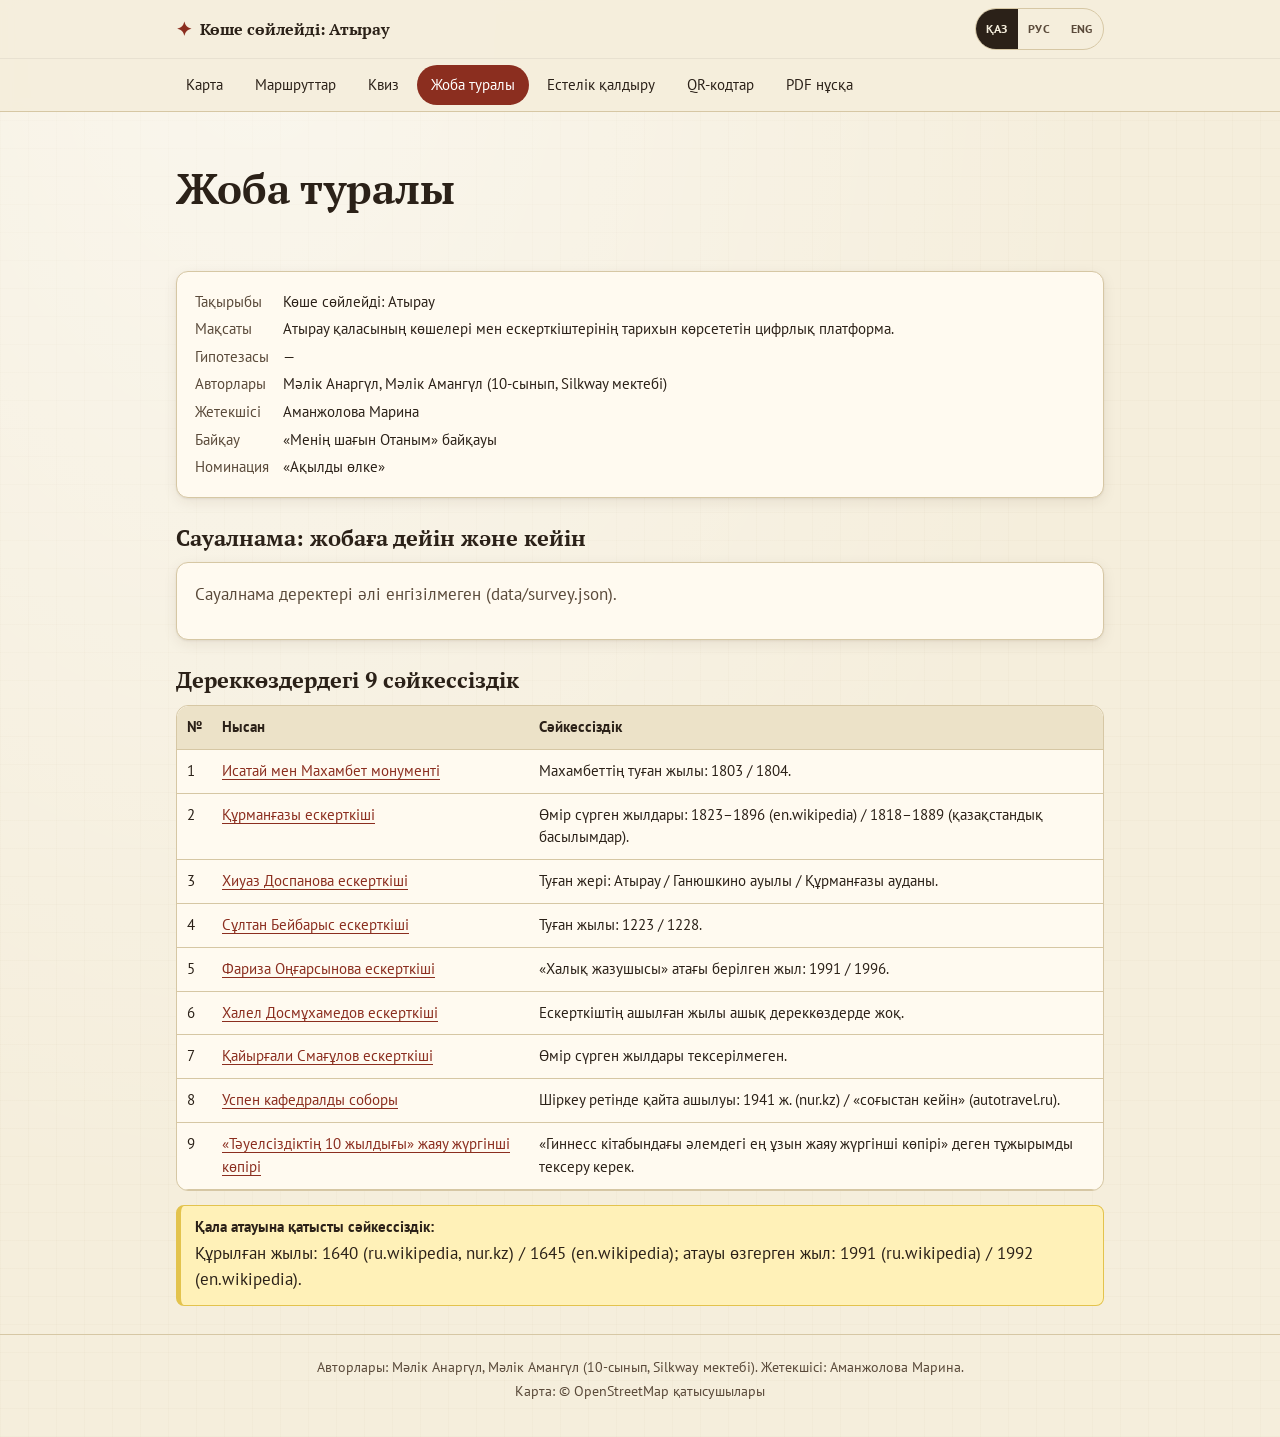
<file: about.html>
<!doctype html>
<html lang="kk">
<head>
  <meta charset="utf-8">
  <title>Жоба туралы · Көше сөйлейді: Атырау</title>
  <meta name="viewport" content="width=device-width, initial-scale=1, viewport-fit=cover">
  <meta name="theme-color" content="#f5eedc">
  <link rel="icon" href="favicon.svg" type="image/svg+xml">
  <link rel="preconnect" href="https://fonts.googleapis.com">
  <link rel="preconnect" href="https://fonts.gstatic.com" crossorigin>
  <link href="https://fonts.googleapis.com/css2?family=PT+Sans:ital,wght@0,400;0,700;1,400&family=PT+Serif:ital,wght@0,400;0,700;1,400&display=swap&subset=cyrillic-ext" rel="stylesheet">
  <link rel="stylesheet" href="css/style.css">
</head>
<body data-page="about" data-title="aboutTitle">
  <main class="wrap" id="main"><p class="muted" data-t="loading"></p></main>
  <script src="config.js"></script>
  <script src="js/i18n.js"></script>
  <script src="js/common.js"></script>
  <script src="js/about.js"></script>
</body>
</html>
</file>
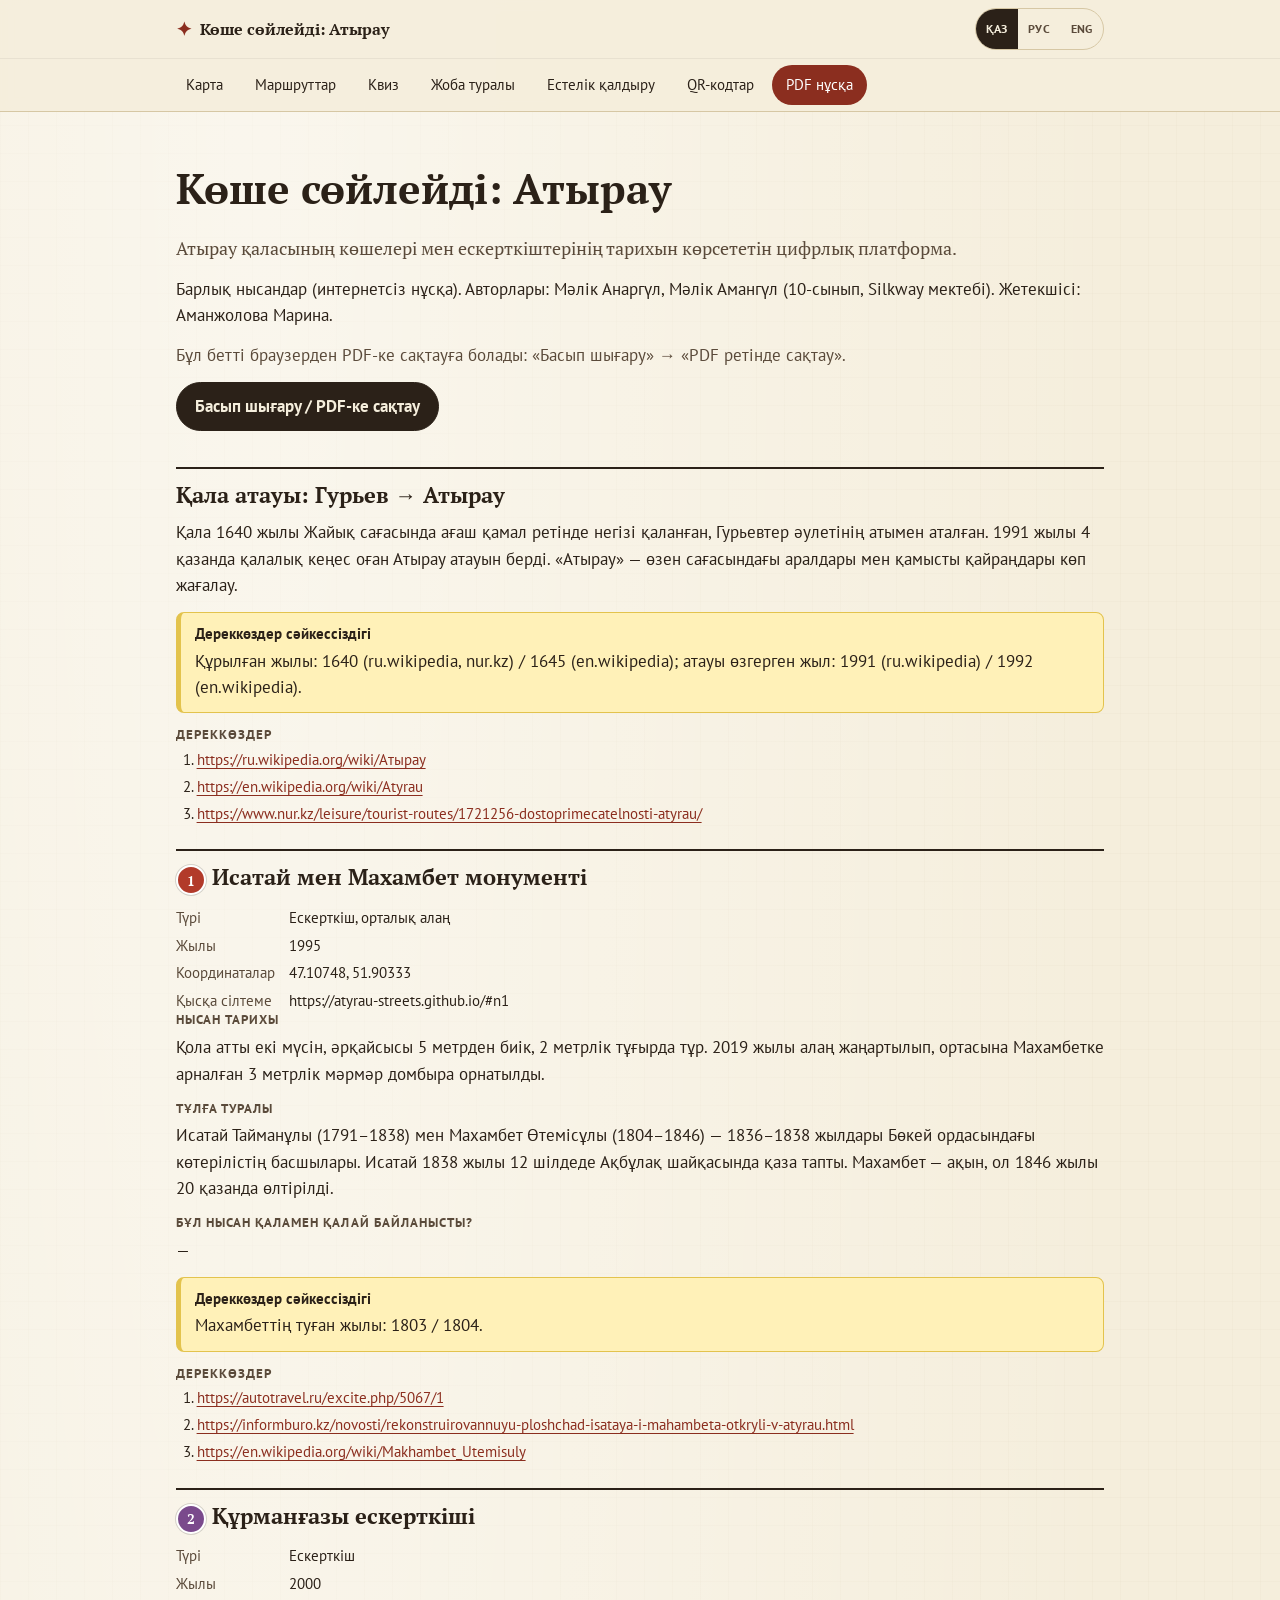
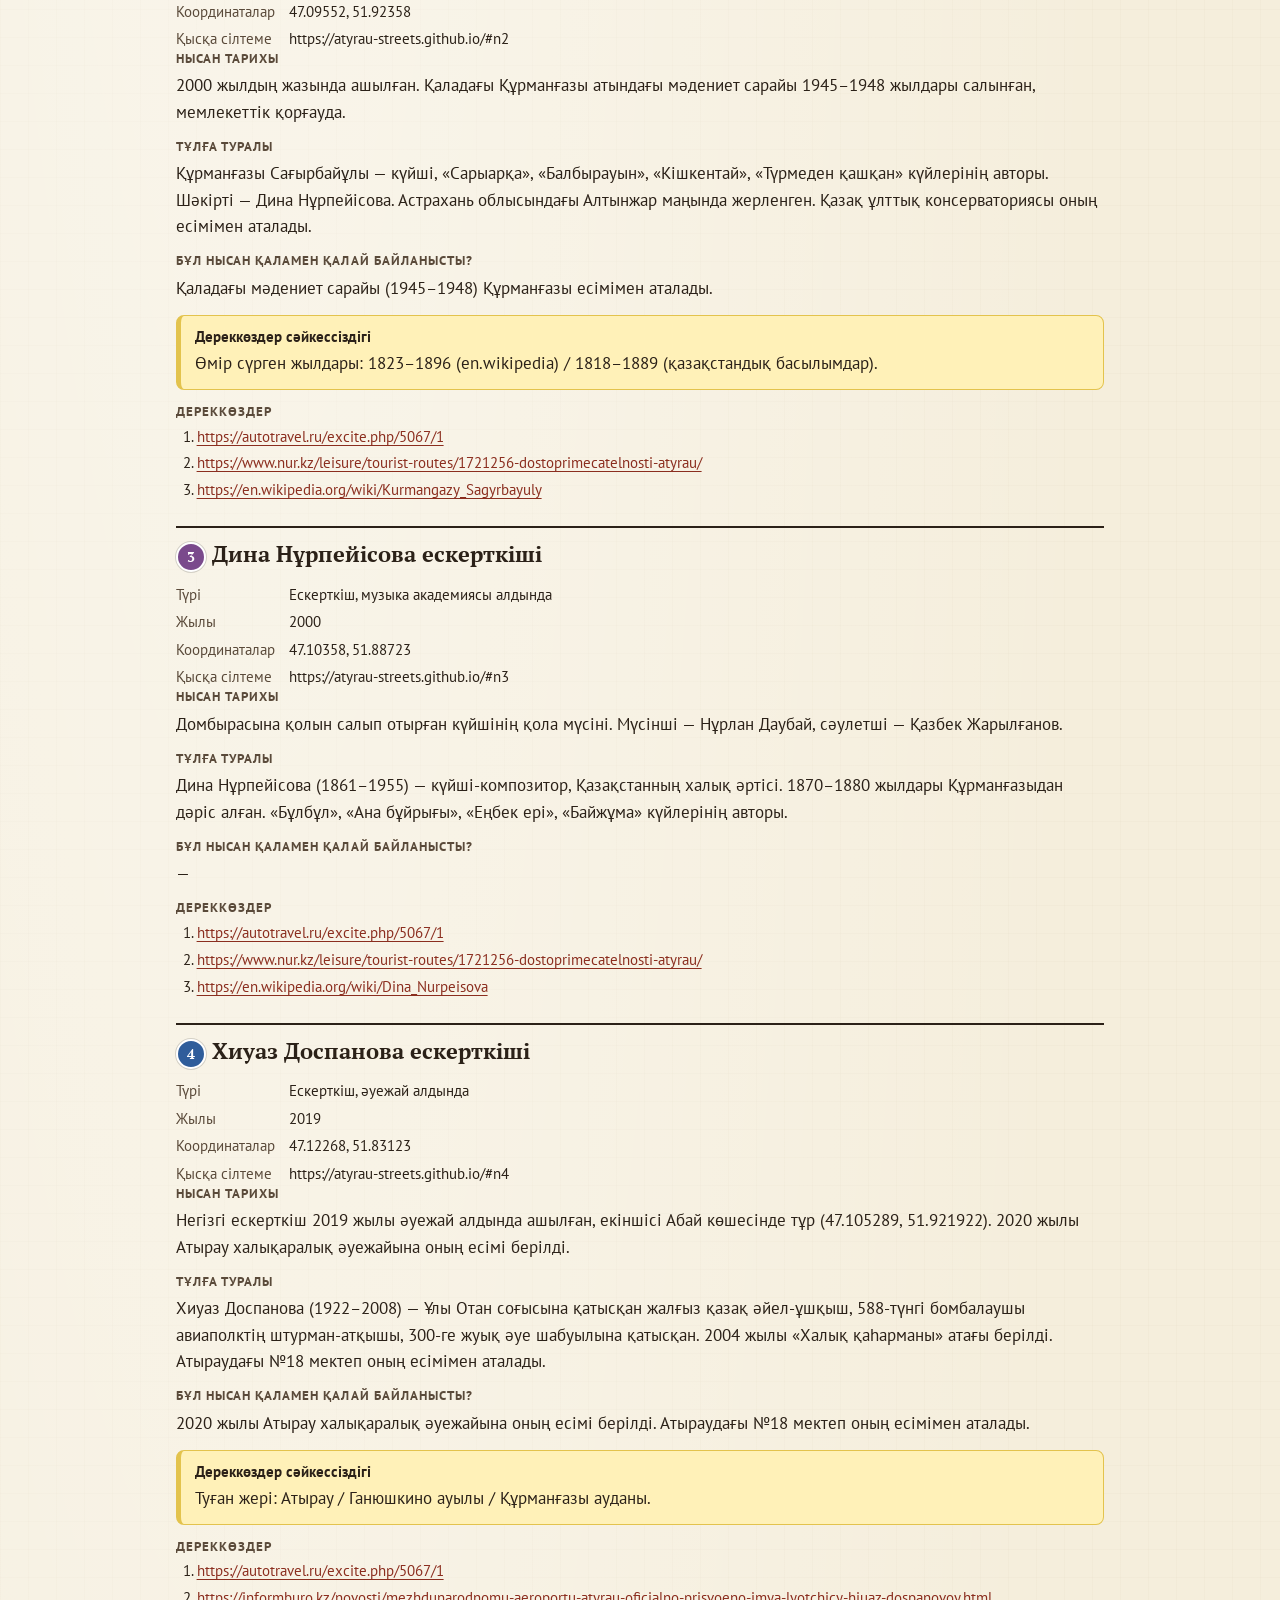
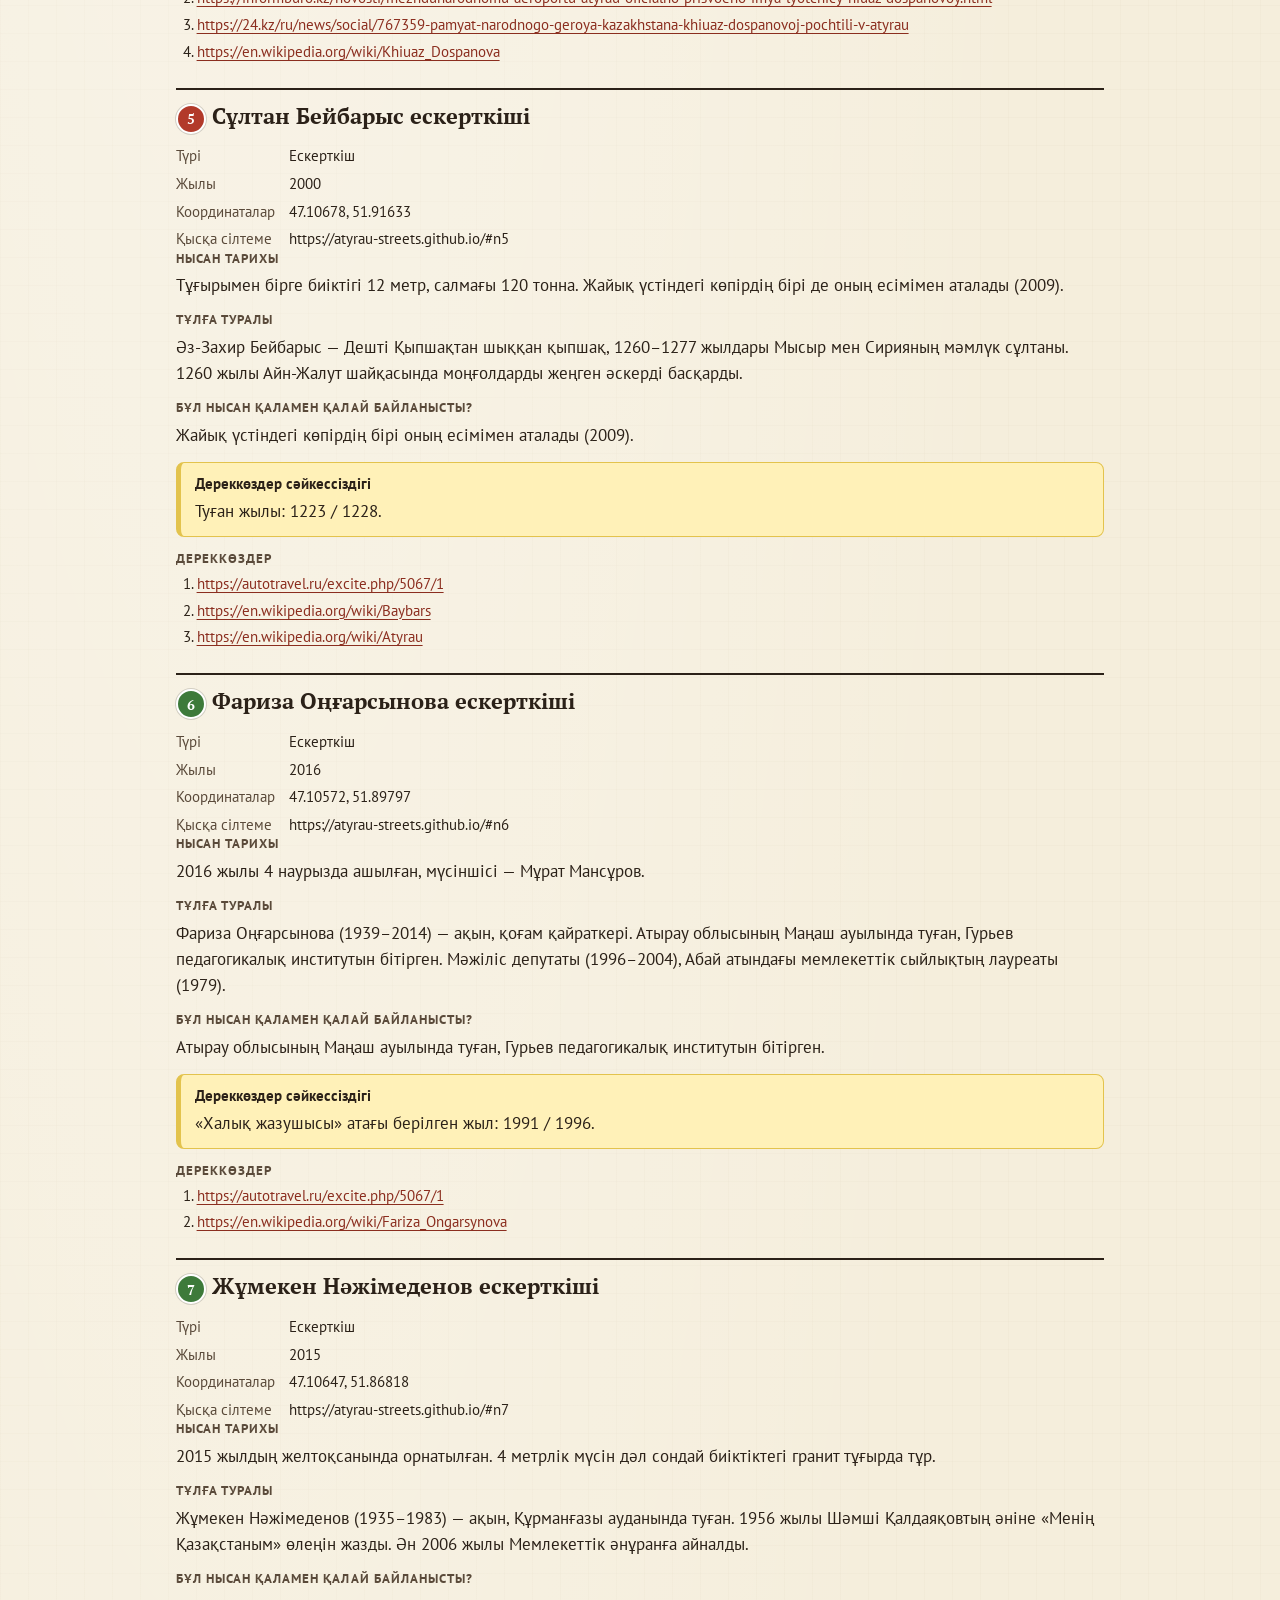
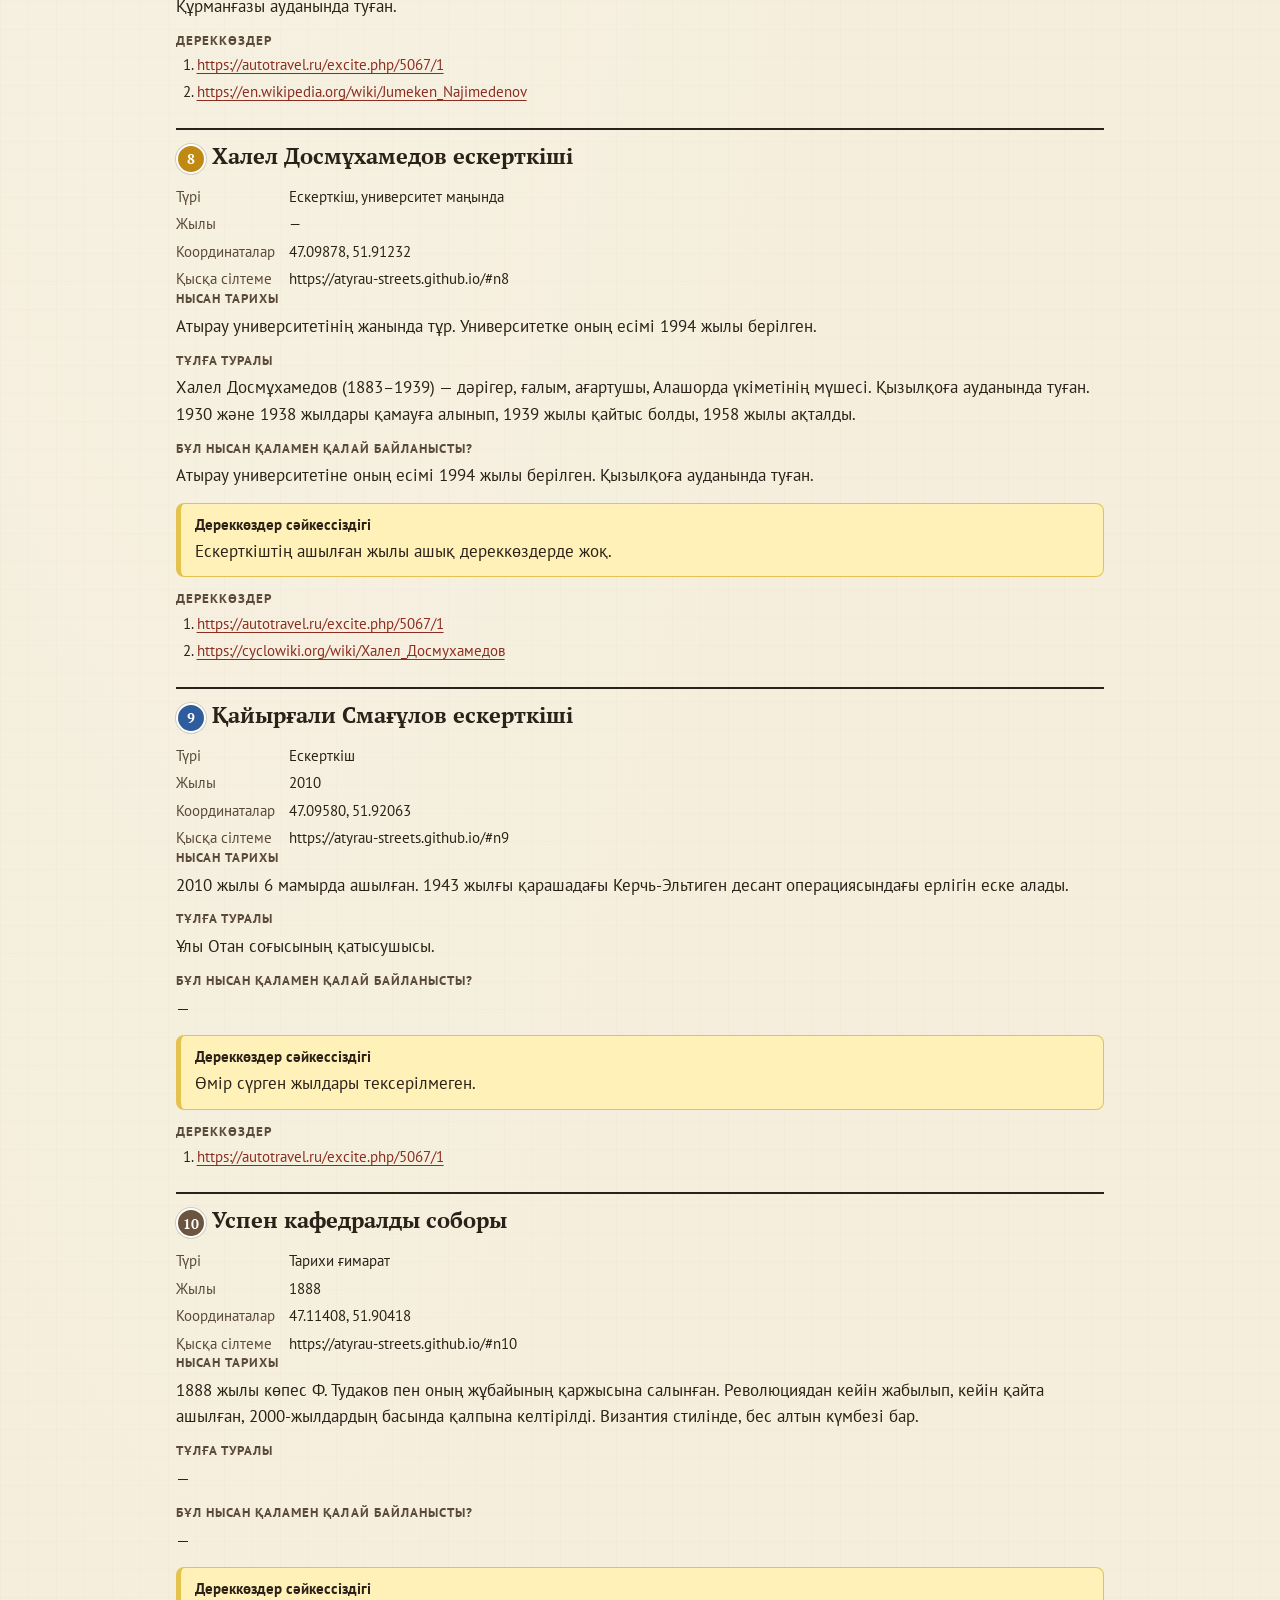
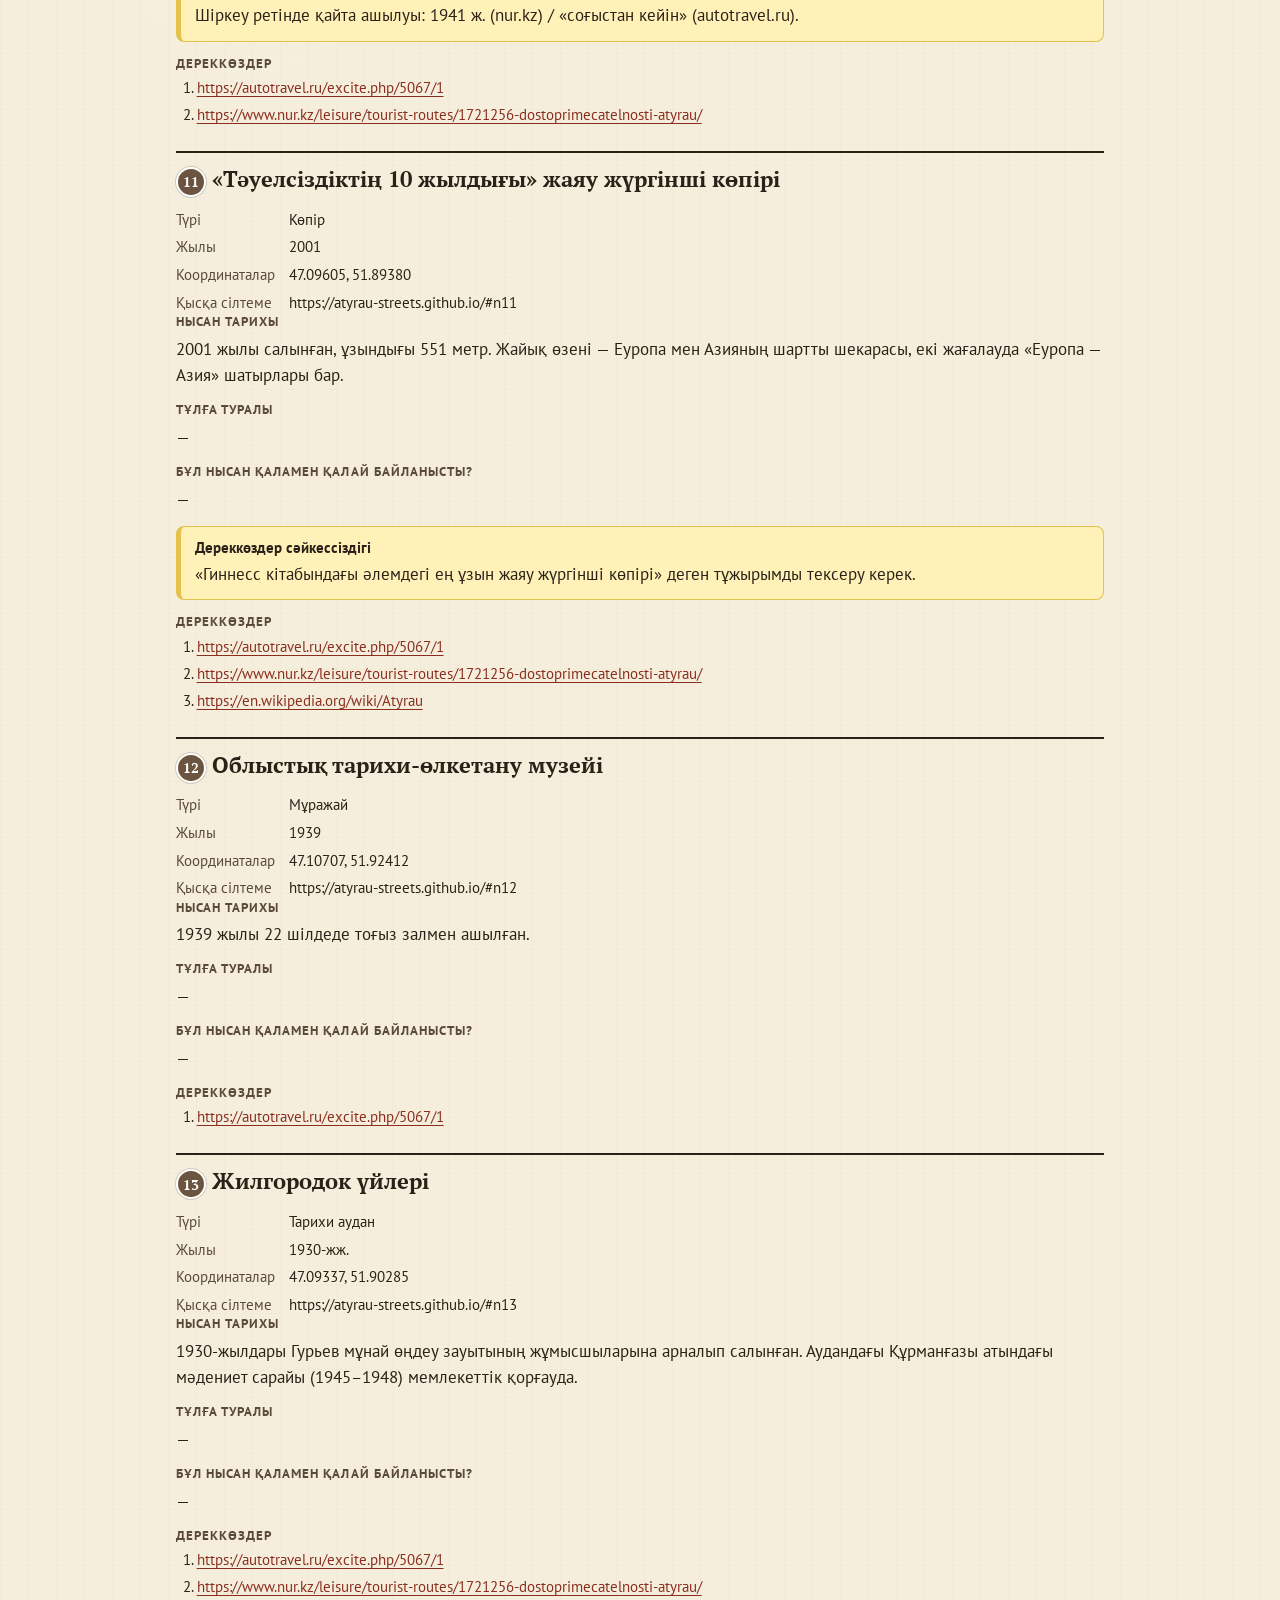
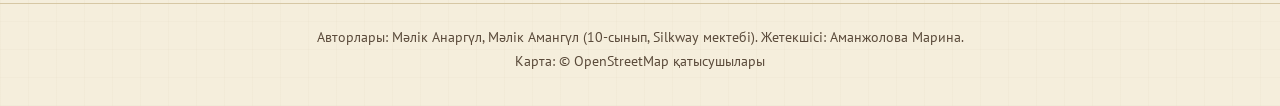
<file: print.html>
<!doctype html>
<html lang="kk">
<head>
  <meta charset="utf-8">
  <title>PDF нұсқа · Көше сөйлейді: Атырау</title>
  <meta name="viewport" content="width=device-width, initial-scale=1, viewport-fit=cover">
  <meta name="theme-color" content="#f5eedc">
  <link rel="icon" href="favicon.svg" type="image/svg+xml">
  <link rel="preconnect" href="https://fonts.googleapis.com">
  <link rel="preconnect" href="https://fonts.gstatic.com" crossorigin>
  <link href="https://fonts.googleapis.com/css2?family=PT+Sans:ital,wght@0,400;0,700;1,400&family=PT+Serif:ital,wght@0,400;0,700;1,400&display=swap&subset=cyrillic-ext" rel="stylesheet">
  <link rel="stylesheet" href="css/style.css">
</head>
<body data-page="print" data-title="navPrint">
  <main class="wrap" id="main"><p class="muted" data-t="loading"></p></main>
  <script src="config.js"></script>
  <script src="js/i18n.js"></script>
  <script src="js/common.js"></script>
  <script src="js/print.js"></script>
</body>
</html>
</file>
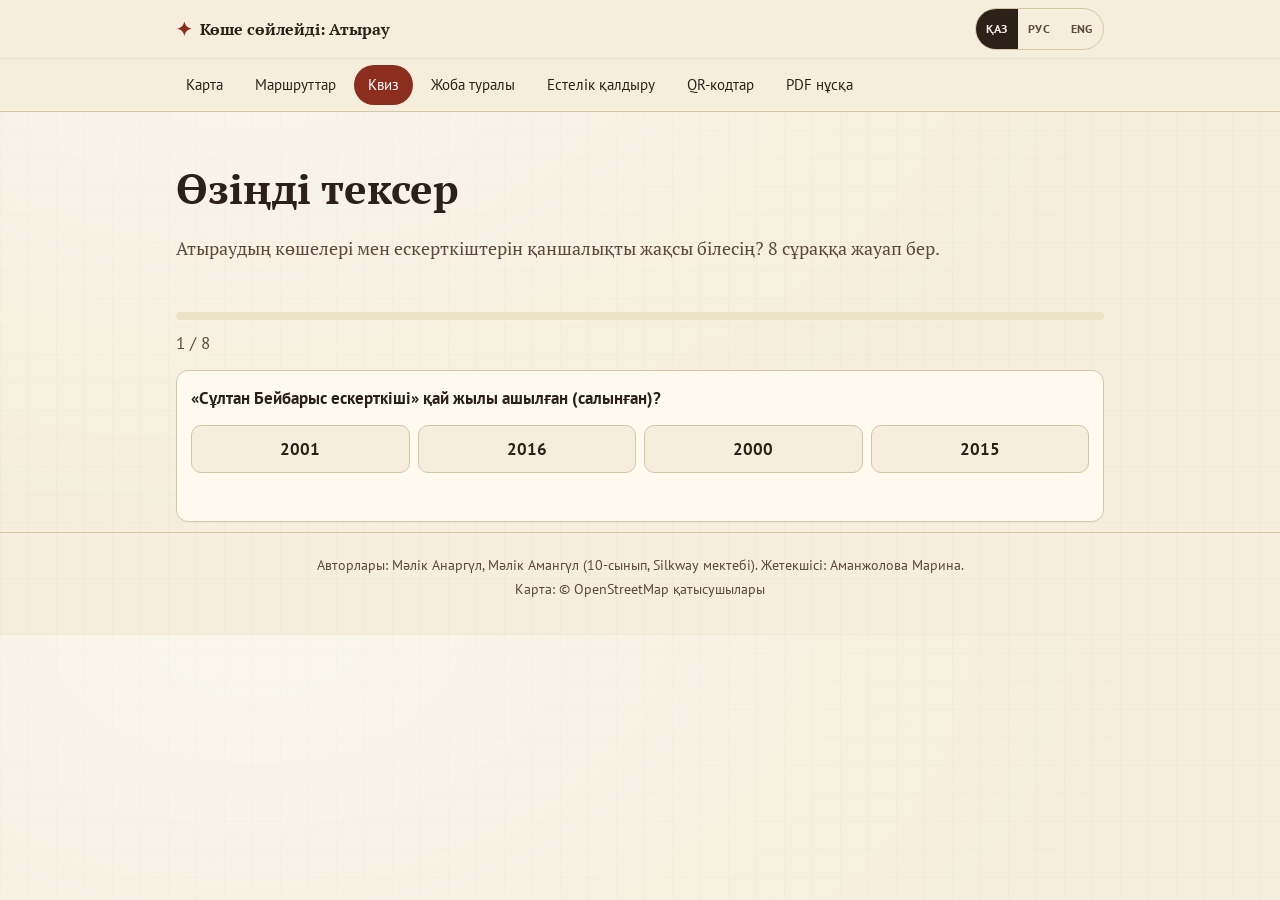
<file: quiz.html>
<!doctype html>
<html lang="kk">
<head>
  <meta charset="utf-8">
  <title>Квиз · Көше сөйлейді: Атырау</title>
  <meta name="viewport" content="width=device-width, initial-scale=1, viewport-fit=cover">
  <meta name="theme-color" content="#f5eedc">
  <link rel="icon" href="favicon.svg" type="image/svg+xml">
  <link rel="preconnect" href="https://fonts.googleapis.com">
  <link rel="preconnect" href="https://fonts.gstatic.com" crossorigin>
  <link href="https://fonts.googleapis.com/css2?family=PT+Sans:ital,wght@0,400;0,700;1,400&family=PT+Serif:ital,wght@0,400;0,700;1,400&display=swap&subset=cyrillic-ext" rel="stylesheet">
  <link rel="stylesheet" href="css/style.css">
</head>
<body data-page="quiz" data-title="quizTitle">
  <main class="wrap">
    <section class="hero">
      <h1 data-t="quizTitle"></h1>
      <p class="lead" data-t="quizIntro"></p>
    </section>
    <div class="progress" aria-hidden="true"><span id="quiz-bar" style="width:0"></span></div>
    <div id="quiz"></div>
  </main>
  <script src="config.js"></script>
  <script src="js/i18n.js"></script>
  <script src="js/common.js"></script>
  <script src="js/quiz.js"></script>
  <script src="js/quiz-page.js"></script>
</body>
</html>
</file>
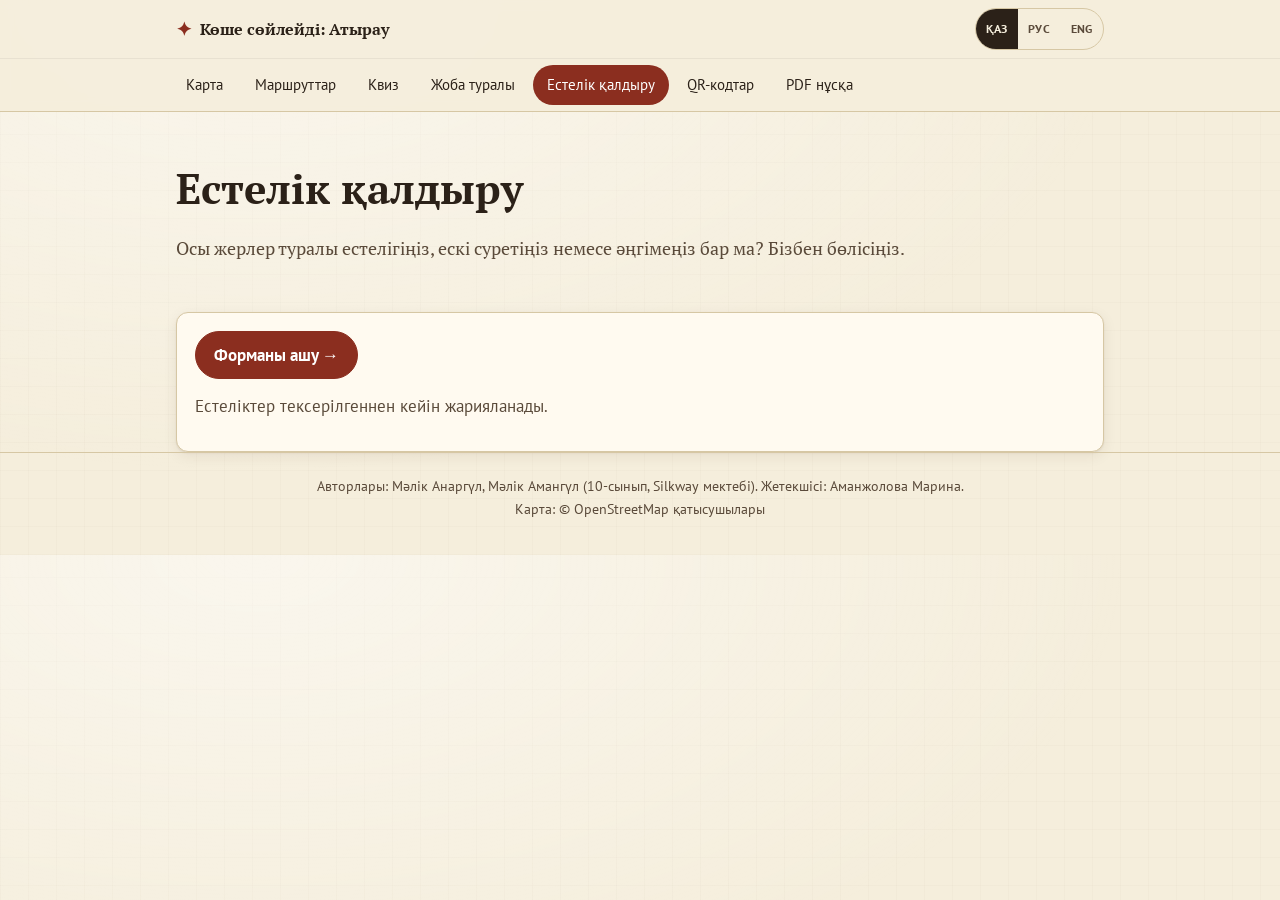
<file: share.html>
<!doctype html>
<html lang="kk">
<head>
  <meta charset="utf-8">
  <title>Естелік қалдыру · Көше сөйлейді: Атырау</title>
  <meta name="viewport" content="width=device-width, initial-scale=1, viewport-fit=cover">
  <meta name="theme-color" content="#f5eedc">
  <link rel="icon" href="favicon.svg" type="image/svg+xml">
  <link rel="preconnect" href="https://fonts.googleapis.com">
  <link rel="preconnect" href="https://fonts.gstatic.com" crossorigin>
  <link href="https://fonts.googleapis.com/css2?family=PT+Sans:ital,wght@0,400;0,700;1,400&family=PT+Serif:ital,wght@0,400;0,700;1,400&display=swap&subset=cyrillic-ext" rel="stylesheet">
  <link rel="stylesheet" href="css/style.css">
</head>
<body data-page="share" data-title="shareTitle">
  <main class="wrap">
    <section class="hero">
      <h1 data-t="shareTitle"></h1>
      <p class="lead" data-t="shareText"></p>
    </section>
    <div class="panel">
      <p id="share-action"></p>
      <p class="muted" data-t="shareModeration"></p>
    </div>
  </main>
  <script src="config.js"></script>
  <script src="js/i18n.js"></script>
  <script src="js/common.js"></script>
  <script src="js/share.js"></script>
</body>
</html>
</file>
<file: css/style.css>
/* «Көше сөйлейді: Атырау» — тарихи карта стилі. Mobile-first. */
:root {
  --paper: #f5eedc;
  --paper-2: #ece2c8;
  --card: #fffaf0;
  --ink: #2b2118;
  --ink-2: #5a4a3a;
  --line: #d6c7a4;
  --accent: #8b2e1f;
  --accent-2: #2f5d6b;
  --warn-bg: #fff1b8;
  --warn-line: #e3c34d;
  --ok: #2f7a3a;
  --bad: #b23a2a;
  --radius: 12px;
  --shadow: 0 1px 2px rgba(60, 40, 10, .08), 0 4px 14px rgba(60, 40, 10, .08);
  --serif: "PT Serif", Georgia, "Times New Roman", serif;
  --sans: "PT Sans", "Segoe UI", Roboto, Arial, sans-serif;
}

* { box-sizing: border-box; }
html { -webkit-text-size-adjust: 100%; }
body {
  margin: 0;
  font: 17px/1.55 var(--sans);
  color: var(--ink);
  background: var(--paper);
  background-image:
    radial-gradient(ellipse at 20% 0%, rgba(255, 255, 255, .5), transparent 60%),
    repeating-linear-gradient(0deg, rgba(120, 90, 40, .025) 0 1px, transparent 1px 28px),
    repeating-linear-gradient(90deg, rgba(120, 90, 40, .025) 0 1px, transparent 1px 28px);
}
img { max-width: 100%; display: block; }
a { color: var(--accent); text-underline-offset: 3px; }
h1, h2, h3 { font-family: var(--serif); line-height: 1.2; margin: 0 0 .5em; }
h1 { font-size: 1.75rem; }
h2 { font-size: 1.35rem; }
h3 { font-size: 1.1rem; }
.h-small { font-family: var(--sans); font-size: .8rem; letter-spacing: .08em; text-transform: uppercase; color: var(--ink-2); margin: 0 0 .5em; }
p { margin: 0 0 .8em; }
button, input { font: inherit; }

.wrap { max-width: 960px; margin: 0 auto; padding: 0 16px; }
main { padding-bottom: 32px; }
section { margin: 28px 0; }

/* Header */
.site-header {
  position: sticky; top: 0; z-index: 1000;
  background: rgba(245, 238, 220, .96);
  backdrop-filter: blur(6px);
  border-bottom: 1px solid var(--line);
}
.bar { display: flex; align-items: center; justify-content: space-between; gap: 8px; padding: 8px 16px; max-width: 960px; margin: 0 auto; }
.brand { display: flex; align-items: center; gap: 8px; color: var(--ink); text-decoration: none; font-family: var(--serif); font-weight: 700; font-size: 1.02rem; line-height: 1.15; min-width: 0; }
.brand-mark { color: var(--accent); font-size: 1.2rem; }
.lang { display: flex; border: 1px solid var(--line); border-radius: 999px; overflow: hidden; flex: none; }
.lang button { border: 0; background: transparent; padding: 8px 10px; min-height: 40px; font-size: .78rem; font-weight: 700; letter-spacing: .04em; color: var(--ink-2); cursor: pointer; }
.lang button[aria-pressed="true"] { background: var(--ink); color: var(--paper); }
.nav { border-top: 1px solid rgba(0, 0, 0, .05); }
.nav-inner { display: flex; gap: 4px; overflow-x: auto; padding: 6px 12px; max-width: 960px; margin: 0 auto; scrollbar-width: none; }
.nav-inner::-webkit-scrollbar { display: none; }
.nav a { flex: none; padding: 8px 14px; min-height: 40px; display: flex; align-items: center; border-radius: 999px; color: var(--ink); text-decoration: none; font-size: .92rem; white-space: nowrap; }
.nav a[aria-current="page"] { background: var(--accent); color: #fff; }

.site-footer { border-top: 1px solid var(--line); padding: 20px 16px 32px; color: var(--ink-2); font-size: .85rem; text-align: center; }
.site-footer p { margin: .2em 0; }

/* Hero */
.hero { padding: 24px 0 8px; }
.kicker { font-size: .78rem; letter-spacing: .08em; text-transform: uppercase; color: var(--accent); font-weight: 700; margin-bottom: 6px; }
.hero h1 { font-size: 2rem; }
.lead { font-size: 1.1rem; color: var(--ink-2); font-family: var(--serif); }

/* Buttons */
.btn {
  display: inline-flex; align-items: center; justify-content: center; gap: 8px;
  min-height: 48px; padding: 10px 18px; border-radius: 999px;
  border: 1.5px solid var(--ink); background: var(--ink); color: var(--paper);
  font-weight: 700; text-decoration: none; cursor: pointer; text-align: center;
}
.btn.secondary { background: transparent; color: var(--ink); }
.btn.accent { background: var(--accent); border-color: var(--accent); color: #fff; }
.btn[disabled], .btn.disabled { opacity: .5; pointer-events: none; }
.btn-row { display: flex; flex-wrap: wrap; gap: 10px; }
.btn-row .btn { flex: 1 1 auto; }

/* Search */
.search { position: relative; margin: 16px 0 4px; }
.search input {
  width: 100%; min-height: 52px; padding: 12px 16px 12px 46px;
  border: 1.5px solid var(--line); border-radius: 999px; background: var(--card); color: var(--ink);
  font-size: 1rem;
}
.search input:focus { outline: none; border-color: var(--accent-2); box-shadow: 0 0 0 3px rgba(47, 93, 107, .18); }
.search svg { position: absolute; left: 16px; top: 15px; width: 22px; height: 22px; color: var(--ink-2); }
.search ul { position: absolute; left: 0; right: 0; top: calc(100% + 6px); z-index: 1200; list-style: none; margin: 0; padding: 6px; background: var(--card); border: 1px solid var(--line); border-radius: var(--radius); box-shadow: var(--shadow); max-height: 60vh; overflow: auto; }
.search li a { display: flex; gap: 10px; align-items: flex-start; padding: 10px; border-radius: 8px; color: var(--ink); text-decoration: none; }
.search li[aria-selected="true"] a, .search li a:hover { background: var(--paper-2); }
.search .sr-text { display: flex; flex-direction: column; }
.search small { color: var(--ink-2); }
.sr-empty { padding: 10px; color: var(--ink-2); }
.dot { width: 12px; height: 12px; border-radius: 50%; flex: none; margin-top: 6px; border: 2px solid #fff; box-shadow: 0 0 0 1px rgba(0, 0, 0, .2); }

/* Map */
.map { height: 62vh; min-height: 320px; max-height: 620px; border-radius: var(--radius); border: 1px solid var(--line); box-shadow: var(--shadow); background: var(--paper-2); }
.map.small { height: 240px; min-height: 0; }
.leaflet-container { font: inherit; }
.leaflet-tile-pane { filter: sepia(.35) saturate(.85) contrast(.98); }
.num-marker {
  display: flex; align-items: center; justify-content: center;
  width: 34px; height: 34px; border-radius: 50%;
  color: #fff; font: 700 15px/1 var(--sans);
  border: 2.5px solid #fff; box-shadow: 0 2px 6px rgba(0, 0, 0, .35);
}
.num-marker.small { width: 26px; height: 26px; font-size: 12px; }
.num-marker.me { background: #1a73e8; width: 22px; height: 22px; box-shadow: 0 0 0 8px rgba(26, 115, 232, .2); }
.leaflet-popup-content-wrapper { border-radius: 10px; background: var(--card); }
.leaflet-popup-content { margin: 12px 14px; font-size: .95rem; line-height: 1.45; }
.popup strong { font-family: var(--serif); font-size: 1.02rem; display: block; margin-bottom: 4px; }
.popup p { margin: 4px 0; }
.popup-link { display: inline-block; margin-top: 6px; font-weight: 700; padding: 6px 0; }
.map-hint { font-size: .88rem; color: var(--ink-2); margin: 8px 0 0; }

.legend { display: flex; gap: 6px; margin: 10px -16px; padding: 0 16px 4px; overflow-x: auto; scrollbar-width: none; }
.legend::-webkit-scrollbar { display: none; }
.legend button { flex: none; white-space: nowrap; }
@media (min-width: 640px) { .legend { flex-wrap: wrap; margin: 10px 0; padding: 0; } }
.legend button {
  display: inline-flex; align-items: center; gap: 6px; padding: 6px 12px; min-height: 40px;
  border: 1px solid var(--line); border-radius: 999px; background: var(--card); color: var(--ink); cursor: pointer; font-size: .88rem;
}
.legend button[aria-pressed="false"] { opacity: .45; }
.legend .dot { margin-top: 0; }

.near { margin-top: 12px; }
.near-panel { margin-top: 12px; background: var(--card); border: 1px solid var(--line); border-radius: var(--radius); padding: 14px; }
.near-panel ol { margin: 0; padding: 0; list-style: none; }
.near-panel li { padding: 10px 0; border-top: 1px dashed var(--line); }
.near-panel li:first-child { border-top: 0; }
.near-panel .dist { color: var(--ink-2); font-size: .88rem; }

/* Cards list */
.cards { list-style: none; margin: 0; padding: 0; display: grid; gap: 12px; }
.card {
  display: flex; gap: 12px; padding: 14px; background: var(--card); border: 1px solid var(--line);
  border-radius: var(--radius); color: var(--ink); text-decoration: none; box-shadow: var(--shadow);
}
.card:hover { border-color: var(--ink-2); }
.card .num { flex: none; }
.card h3 { margin: 0 0 2px; font-size: 1.05rem; }
.card .meta { font-size: .85rem; color: var(--ink-2); margin-bottom: 4px; }
.card p { font-size: .93rem; margin: 0; color: var(--ink-2); }
.num-badge { display: inline-flex; align-items: center; justify-content: center; width: 34px; height: 34px; border-radius: 50%; color: #fff; font-weight: 700; border: 2px solid #fff; box-shadow: 0 0 0 1px rgba(0, 0, 0, .15); }

/* Panels */
.panel { background: var(--card); border: 1px solid var(--line); border-radius: var(--radius); padding: 18px; box-shadow: var(--shadow); }
.panel.city { background: linear-gradient(135deg, #fffaf0, #f3e7c9); }
.city-names { display: flex; align-items: center; gap: 10px; flex-wrap: wrap; font-family: var(--serif); font-size: 1.6rem; margin-bottom: 10px; }
.city-names .old { color: var(--ink-2); text-decoration: line-through; text-decoration-thickness: 1px; }
.city-names .arrow { color: var(--accent); }
.warn { background: var(--warn-bg); border: 1px solid var(--warn-line); border-left-width: 5px; border-radius: 8px; padding: 12px 14px; margin: 14px 0; }
.warn h2, .warn h3 { font-family: var(--sans); font-size: .95rem; margin: 0 0 4px; }
.warn p { margin: 0; }
.lang-note { font-size: .88rem; background: var(--paper-2); border-radius: 8px; padding: 8px 12px; color: var(--ink-2); }
.error { background: #fde3dc; border: 1px solid #e7a597; border-radius: 8px; padding: 12px; }
.muted { color: var(--ink-2); }

/* Timeline */
.timeline { list-style: none; margin: 0; padding: 0 0 0 18px; border-left: 2px solid var(--line); }
.timeline li { position: relative; padding: 0 0 14px 12px; }
.timeline li::before { content: ""; position: absolute; left: -26px; top: 6px; width: 12px; height: 12px; border-radius: 50%; background: var(--accent); border: 2px solid var(--paper); }
.timeline .yr { font-weight: 700; font-family: var(--serif); }

/* Sources */
.sources { padding-left: 1.4em; margin: 0; font-size: .92rem; }
.sources li { margin: 4px 0; word-break: break-word; }

/* Object page */
.obj-head { padding: 20px 0 8px; }
.chips { display: flex; flex-wrap: wrap; gap: 6px; margin-bottom: 10px; }
.chip { display: inline-flex; align-items: center; gap: 6px; padding: 4px 10px; border-radius: 999px; background: var(--paper-2); font-size: .85rem; color: var(--ink); }
.chip .dot { margin: 0; width: 10px; height: 10px; }
.photo { position: relative; margin: 0; aspect-ratio: 4 / 3; border-radius: var(--radius); overflow: hidden; border: 1px solid var(--line); background: var(--paper-2); }
.photo .photo-bg { position: absolute; inset: 0; width: 100%; height: 100%; object-fit: cover; filter: blur(18px) saturate(.8) brightness(.95); transform: scale(1.15); }
.photo .photo-fg { position: relative; width: 100%; height: 100%; object-fit: contain; }
.photo-ph {
  height: 100%; display: flex; flex-direction: column; align-items: center; justify-content: center; gap: 8px;
  color: var(--ink-2); font-family: var(--serif); font-style: italic;
  background:
    repeating-linear-gradient(45deg, rgba(120, 90, 40, .06) 0 10px, transparent 10px 20px),
    linear-gradient(135deg, #efe4c6, #e2d3ac);
}
.photo-ph svg { width: 64px; height: 64px; }
.portrait-row { display: flex; gap: 14px; align-items: flex-start; }
.portrait { width: 96px; flex: none; border-radius: 50%; overflow: hidden; border: 3px solid var(--card); box-shadow: var(--shadow); }
.portrait img { aspect-ratio: 1; object-fit: cover; }
.teaser { font-family: var(--serif); font-size: 1.12rem; }
.connection { border-left: 5px solid var(--accent-2); background: #e6efef; border-radius: 8px; padding: 12px 14px; margin: 16px 0; }
.connection h2 { font-family: var(--sans); font-size: .95rem; margin: 0 0 4px; color: var(--accent-2); }
.connection p { margin: 0; }
details.story { margin: 16px 0; border: 1px solid var(--line); border-radius: var(--radius); background: var(--card); }
details.story > summary { cursor: pointer; padding: 14px 16px; font-weight: 700; min-height: 48px; list-style: none; display: flex; justify-content: space-between; align-items: center; }
details.story > summary::-webkit-details-marker { display: none; }
details.story > summary::after { content: "+"; font-size: 1.4rem; color: var(--accent); }
details.story[open] > summary::after { content: "−"; }
details.story .story-body { padding: 0 16px 16px; }
.audio { margin: 16px 0 8px; }
.audio audio { width: 100%; }
.facts { display: grid; grid-template-columns: auto 1fr; gap: 4px 14px; margin: 0; font-size: .95rem; }
.facts dt { color: var(--ink-2); }
.facts dd { margin: 0; min-width: 0; overflow-wrap: anywhere; }
.pager { display: flex; gap: 10px; margin-top: 24px; }
.pager .btn { flex: 1; }

/* Before/after slider */
.ba { position: relative; overflow: hidden; border-radius: var(--radius); border: 1px solid var(--line); user-select: none; touch-action: pan-y; }
.ba img { width: 100%; display: block; }
.ba .ba-top { position: absolute; inset: 0; overflow: hidden; width: 50%; }
.ba .ba-top img { height: 100%; max-width: none; object-fit: cover; }
.ba .ba-handle { position: absolute; top: 0; bottom: 0; width: 3px; background: #fff; left: 50%; box-shadow: 0 0 4px rgba(0, 0, 0, .5); }
.ba .ba-handle::after { content: "↔"; position: absolute; top: 50%; left: 50%; transform: translate(-50%, -50%); width: 40px; height: 40px; border-radius: 50%; background: #fff; display: flex; align-items: center; justify-content: center; color: var(--ink); font-weight: 700; }
.ba .ba-label { position: absolute; top: 8px; padding: 2px 8px; background: rgba(0, 0, 0, .55); color: #fff; border-radius: 4px; font-size: .8rem; }
.ba input[type=range] { position: absolute; inset: 0; width: 100%; height: 100%; opacity: 0; cursor: ew-resize; margin: 0; }

/* Quiz */
.quiz-q { background: var(--card); border: 1px solid var(--line); border-radius: var(--radius); padding: 14px; margin: 10px 0; }
.quiz-text { font-weight: 700; }
.quiz-options { display: grid; grid-template-columns: 1fr 1fr; gap: 8px; }
.opt { min-height: 48px; border: 1.5px solid var(--line); background: var(--paper); border-radius: 10px; cursor: pointer; color: var(--ink); font-weight: 700; padding: 8px; }
.opt:hover:not([disabled]) { border-color: var(--ink-2); }
.opt.right { background: #dcefdc; border-color: var(--ok); color: var(--ok); }
.opt.wrong { background: #f8dcd6; border-color: var(--bad); color: var(--bad); }
.opt[disabled] { cursor: default; }
.quiz-feedback { margin: 10px 0 0; font-weight: 700; min-height: 1.4em; }
.quiz-feedback.ok { color: var(--ok); }
.quiz-feedback.bad { color: var(--bad); }
.progress { height: 8px; background: var(--paper-2); border-radius: 999px; overflow: hidden; margin: 10px 0; }
.progress span { display: block; height: 100%; background: var(--accent); transition: width .3s; }
.score { font-family: var(--serif); font-size: 2.4rem; text-align: center; margin: 10px 0; }

/* Route */
.tabs { display: flex; gap: 6px; overflow-x: auto; margin: 12px 0; padding-bottom: 4px; }
.tabs button { flex: none; min-height: 44px; padding: 8px 14px; border-radius: 999px; border: 1.5px solid var(--line); background: var(--card); color: var(--ink); cursor: pointer; font-weight: 700; }
.tabs button[aria-pressed="true"] { background: var(--ink); color: var(--paper); border-color: var(--ink); }
.stats { display: grid; grid-template-columns: 1fr 1fr; gap: 10px; margin: 12px 0; }
.stat { background: var(--card); border: 1px solid var(--line); border-radius: var(--radius); padding: 12px; }
.stat b { display: block; font-family: var(--serif); font-size: 1.5rem; }
.stat span { font-size: .85rem; color: var(--ink-2); }
.stops { list-style: none; margin: 0; padding: 0; counter-reset: stop; }
.stop { position: relative; padding: 0 0 18px 48px; }
.stop::before { content: ""; position: absolute; left: 16px; top: 34px; bottom: 0; border-left: 2px dashed var(--line); }
.stop:last-child::before { display: none; }
.stop .num-badge { position: absolute; left: 0; top: 0; }
.stop h3 { margin: 4px 0 2px; }
.stop .leg { font-size: .85rem; color: var(--ink-2); }

/* About */
table { width: 100%; border-collapse: collapse; font-size: .92rem; background: var(--card); border-radius: var(--radius); overflow: hidden; }
th, td { text-align: left; padding: 10px; border-bottom: 1px solid var(--line); vertical-align: top; }
th { background: var(--paper-2); font-weight: 700; }
.table-wrap { overflow-x: auto; border: 1px solid var(--line); border-radius: var(--radius); }
.chart { width: 100%; height: auto; }
.chart-legend { display: flex; gap: 16px; font-size: .88rem; margin-top: 6px; }
.chart-legend span { display: inline-flex; align-items: center; gap: 6px; }
.chart-legend i { width: 14px; height: 14px; border-radius: 3px; display: inline-block; }

/* QR */
.qr-grid { display: grid; grid-template-columns: 1fr 1fr; gap: 12px; margin-bottom: 12px; }
.qr-card { background: #fff; border: 1px dashed #999; border-radius: 8px; padding: 12px; text-align: center; break-inside: avoid; }
.qr-card .qr { display: flex; justify-content: center; margin: 4px auto 8px; }
.qr-card .qr img, .qr-card .qr canvas { width: 100% !important; max-width: 200px; height: auto !important; }
.qr-card .qr-num { font: 700 1.4rem var(--serif); }
.qr-card .qr-name { font-size: .9rem; line-height: 1.3; }
.qr-card .qr-site { font-size: .7rem; color: #666; margin-top: 4px; }
.qr-url { word-break: break-all; font-family: monospace; }

/* Print page */
.print-obj { border-top: 2px solid var(--ink); padding-top: 14px; margin-top: 24px; }
.print-obj h2 .num-badge { width: 30px; height: 30px; font-size: .9rem; margin-right: 6px; vertical-align: middle; }

@media (min-width: 640px) {
  h1 { font-size: 2.1rem; }
  .hero h1 { font-size: 2.6rem; }
  .cards { grid-template-columns: 1fr 1fr; }
  .stats { grid-template-columns: repeat(3, 1fr); }
  .qr-grid { grid-template-columns: repeat(3, 1fr); }
  .quiz-options { grid-template-columns: repeat(4, 1fr); }
}
@media (min-width: 900px) {
  .obj-layout { display: grid; grid-template-columns: 1.1fr 1fr; gap: 28px; align-items: start; }
}

@media print {
  @page { size: A4; margin: 14mm; }
  body { background: #fff; font-size: 11pt; }
  .site-header, .site-footer, .no-print { display: none !important; }
  .wrap { max-width: none; padding: 0; }
  a { color: inherit; text-decoration: none; }
  .warn { -webkit-print-color-adjust: exact; print-color-adjust: exact; }
  .num-badge { -webkit-print-color-adjust: exact; print-color-adjust: exact; }
  .print-obj { break-inside: avoid-page; }
  .sources a::after { content: ""; }
  .panel, .card { box-shadow: none; }

  /* QR: A4 бетінде 2 × 3 = 6 код */
  .qr-grid { grid-template-columns: 1fr 1fr; gap: 6mm; }
  .qr-card { height: 84mm; display: flex; flex-direction: column; justify-content: center; border: 1px dashed #888; }
  .qr-card .qr img, .qr-card .qr canvas { max-width: 52mm; }
  .qr-page { break-after: page; page-break-after: always; margin-bottom: 0; }
  .qr-page:last-child { break-after: auto; page-break-after: auto; }
}
</file>
